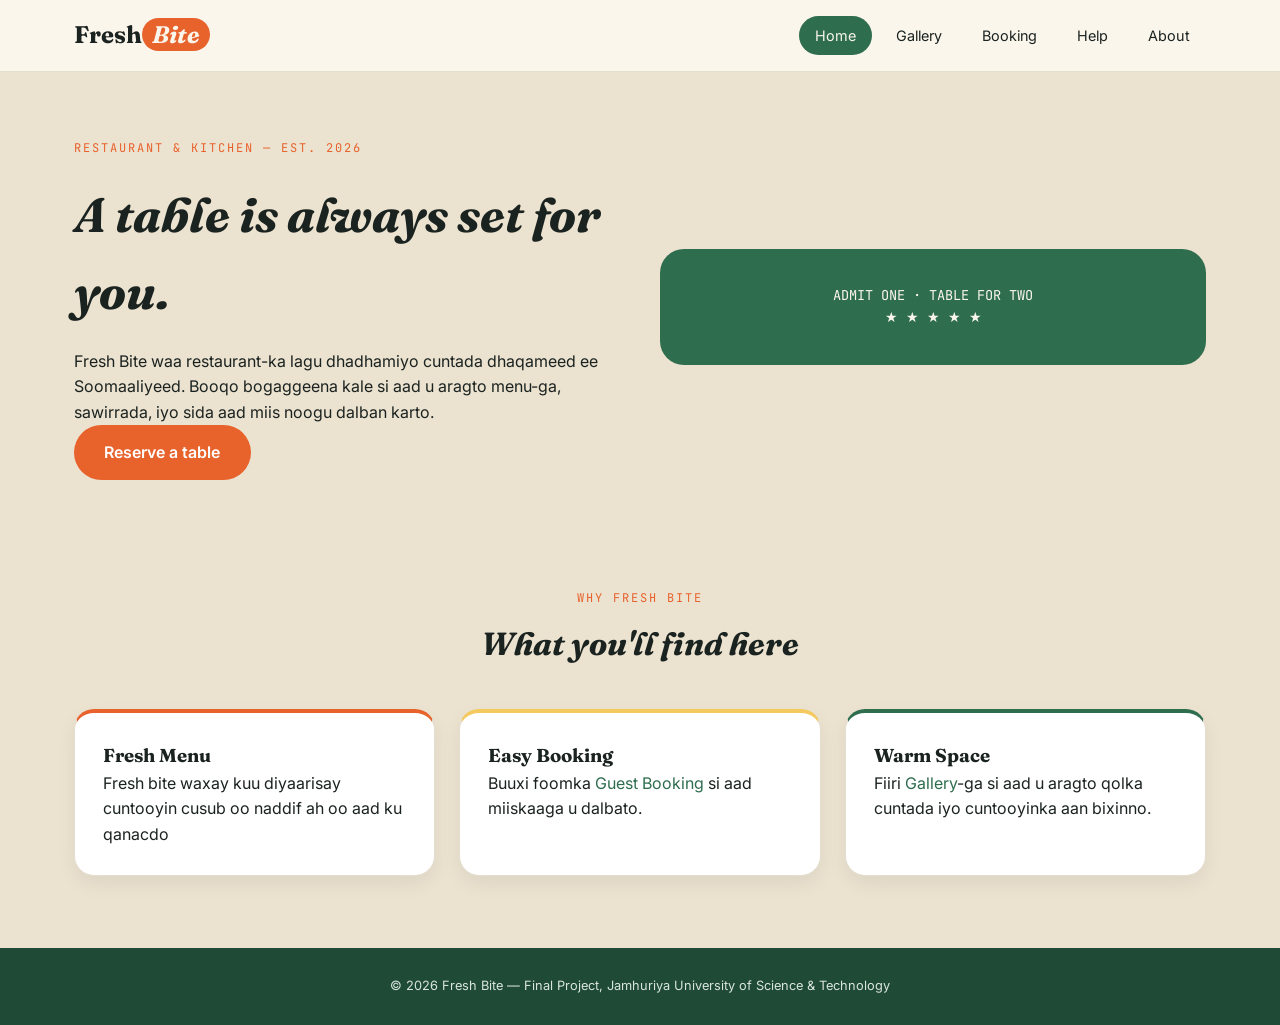
<file: index.html>
<!DOCTYPE html>
<html lang="so">
<head>
  <meta charset="UTF-8">
  <meta name="viewport" content="width=device-width, initial-scale=1.0">
  <title>Fresh Bite | Home</title>
  <link rel="stylesheet" href="css/style.css">
  <link href="https://fonts.googleapis.com/css2?family=Fraunces:ital,wght@0,600;0,700;1,600;1,700&family=Inter:wght@400;500;600;700&family=JetBrains+Mono:wght@500&display=swap" rel="stylesheet">
</head>
<body>

  
  <header class="site-header">
    <div class="nav-wrap">
      <a href="index.html" id="brand">Fresh<span>Bite</span></a>
      <nav class="main-nav" aria-label="Main navigation">
        <a href="index.html" class="active">Home</a>
        <a href="gallery.html" >Gallery</a>
        <a href="booking.html">Booking</a>
        <a href="help.html">Help</a>
        <a href="about.html">About</a>
      </nav>
    </div>
  </header>

  <main>
    <!-- HERO -->
    <div class="home-hero">
      <div>
        <p class="eyebrow">Restaurant &amp; Kitchen — Est. 2026</p>
        <h1>A table is always set for you.</h1>
        <p>Fresh Bite waa restaurant-ka lagu dhadhamiyo cuntada dhaqameed ee
          Soomaaliyeed. Booqo bogaggeena kale si aad u aragto menu-ga,
          sawirrada, iyo sida aad miis noogu dalban karto.</p>
        <a href="booking.html" class="btn-primary">Reserve a table</a>
      </div>
      <div class="stub" aria-hidden="true">
        ADMIT ONE · TABLE FOR TWO<br>★ ★ ★ ★ ★
      </div>
    </div>

    <!--  FEATURE CARDS (Flexbox row) -->
    <section class="section">
      <div class="section-head">
        <p class="eyebrow">Why Fresh Bite</p>
        <h2>What you'll find here</h2>
      </div>
      <div class="feature-row">
        <div class="card">
          <h3>Fresh Menu</h3>
          <p>Fresh bite waxay kuu diyaarisay cuntooyin cusub oo naddif ah oo aad ku qanacdo </p>
        </div>
        <div class="card">
          <h3>Easy Booking</h3>
          <p>Buuxi foomka <a href="booking.html">Guest Booking</a>
            si aad miiskaaga u dalbato.</p>
        </div>
        <div class="card">
          <h3>Warm Space</h3>
          <p>Fiiri <a href="gallery.html">Gallery</a>-ga si aad u
            aragto qolka cuntada iyo cuntooyinka aan bixinno.</p>
        </div>
      </div>
    </section>
  </main>

  <!-- FOOTER (shared -->
  <footer class="site-footer">
    <p>&copy; 2026 Fresh Bite — Final Project, Jamhuriya University of Science &amp; Technology</p>
  </footer>

</body>
</html>
</file>
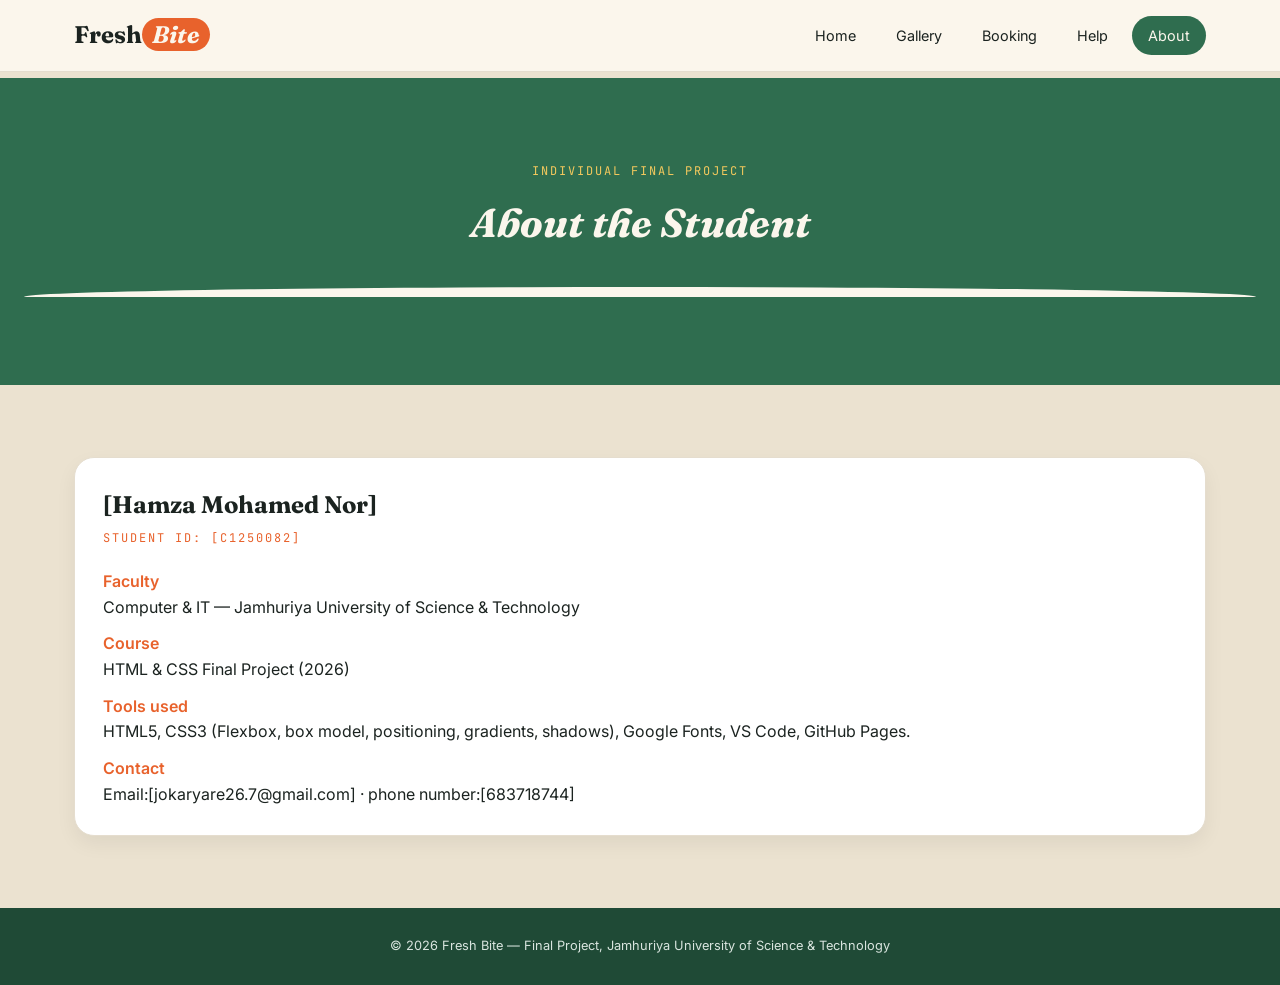
<file: about.html>
<!DOCTYPE html>
<html lang="so">
<head>
  <meta charset="UTF-8">
  <meta name="viewport" content="width=device-width, initial-scale=1.0">
  <title>Fresh Bite | About</title>
  <link rel="stylesheet" href="css/style.css">
  <link href="https://fonts.googleapis.com/css2?family=Fraunces:ital,wght@0,600;0,700;1,600;1,700&family=Inter:wght@400;500;600;700&family=JetBrains+Mono:wght@500&display=swap" rel="stylesheet">
</head>
<body>

  <header class="site-header">
    <div class="nav-wrap">
      <a href="index.html" id="brand">Fresh<span>Bite</span></a>
      <nav class="main-nav" aria-label="Main navigation">
        <a href="index.html">Home</a>
        <a href="gallery.html">Gallery</a>
        <a href="booking.html">Booking</a>
        <a href="help.html">Help</a>
        <a href="about.html" class="active">About</a>
      </nav>
    </div>
  </header>

  <main>
    <div class="page-hero">
      <p class="eyebrow">Individual Final Project</p>
      <h1>About the Student</h1>
      
    <div class="wave"></div></div>

    <section class="section">
      <div class="about-grid card">
        <!-- <img src="images/my-own-image.jpeg" alt="Placeholder student photo — replace with your own picture"> -->

        <div class="details">
          <h2>[Hamza Mohamed Nor]</h2>
          <p class="eyebrow">Student ID: [C1250082]</p>

          <dl>
            <dt>Faculty</dt>
            <dd>Computer &amp; IT — Jamhuriya University of Science &amp; Technology</dd>

            <dt>Course</dt>
            <dd>HTML &amp; CSS Final Project (2026)</dd>

           

            <dt>Tools used</dt>
            <dd>HTML5, CSS3 (Flexbox, box model, positioning, gradients,
              shadows), Google Fonts, VS Code, GitHub Pages.</dd>

            <dt>Contact</dt>
            <dd>Email:[jokaryare26.7@gmail.com] · phone number:[683718744]</dd>
          </dl>
        </div>
      </div>
    </section>

  </main>

  <footer class="site-footer">
    <p>&copy; 2026 Fresh Bite — Final Project, Jamhuriya University of Science &amp; Technology</p>
  </footer>

</body>
</html>
</file>
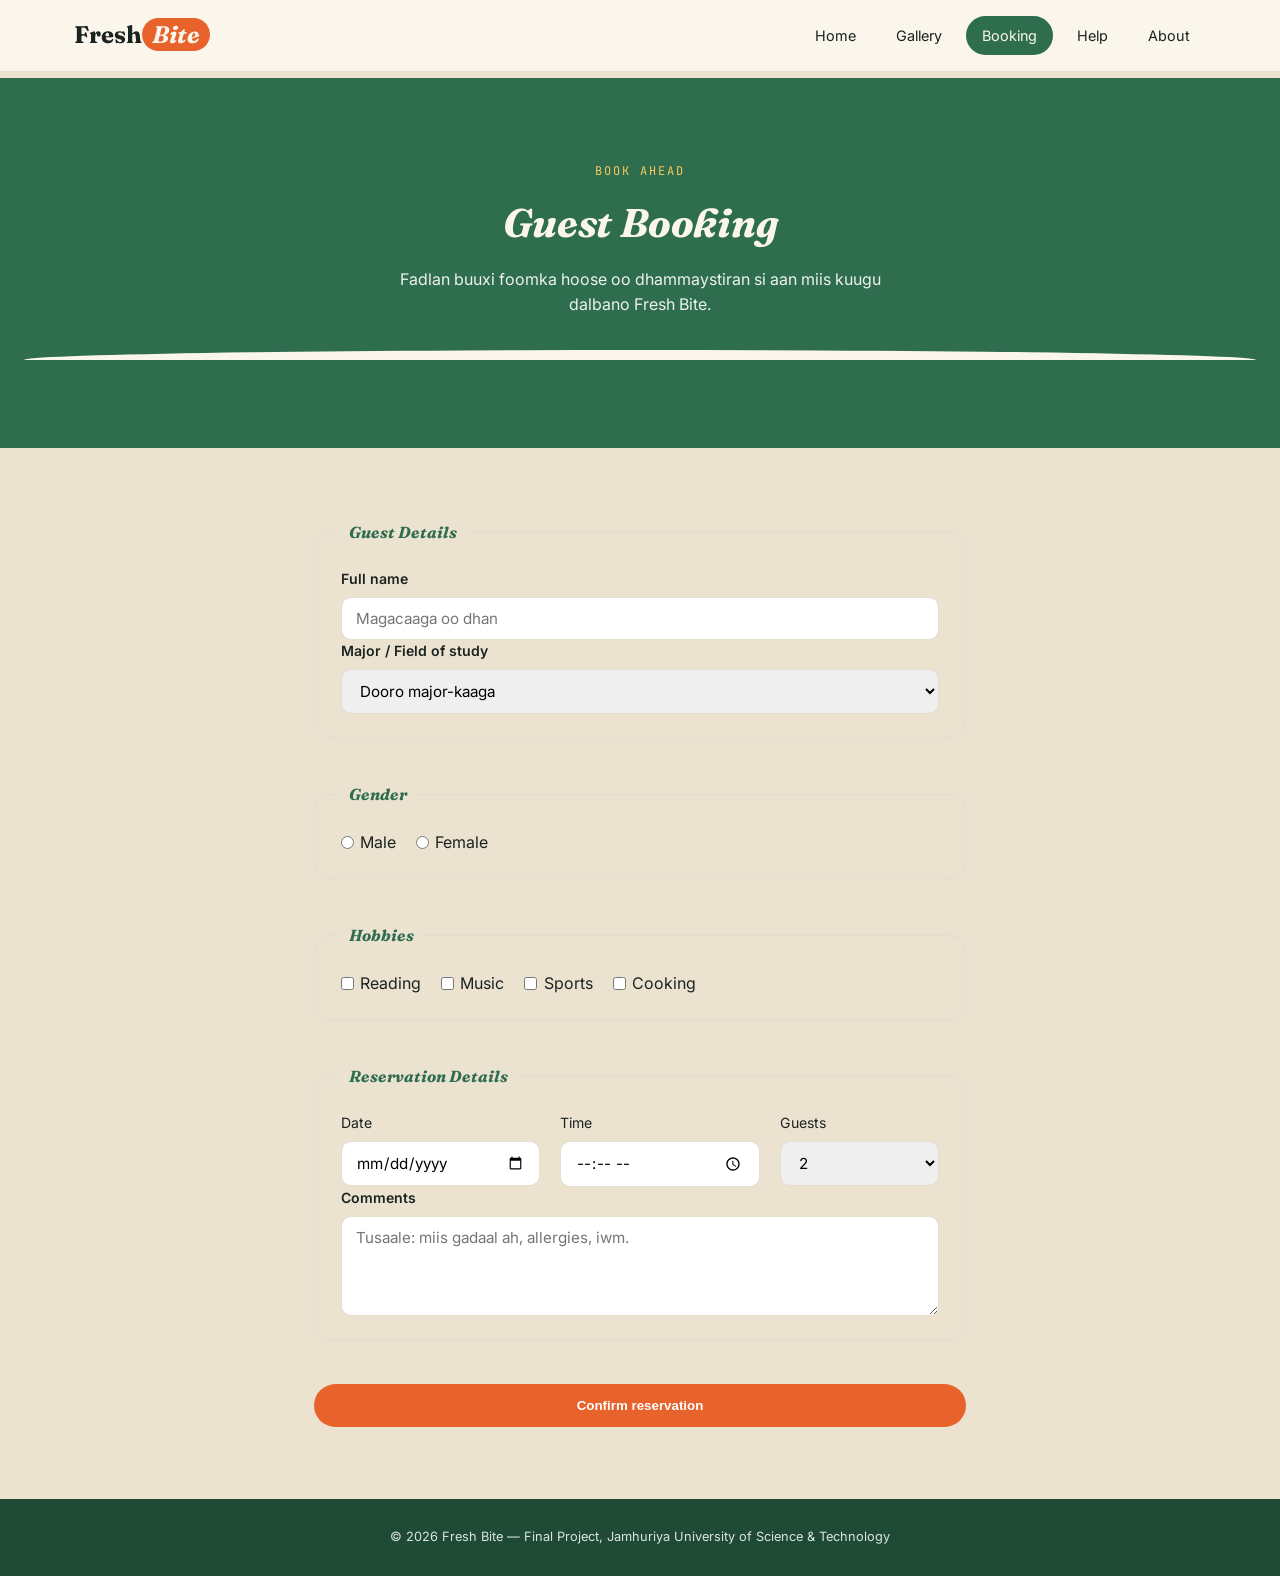
<file: booking.html>
<!DOCTYPE html>
<html lang="so">
<head>
  <meta charset="UTF-8">
  <meta name="viewport" content="width=device-width, initial-scale=1.0">
  <title>Fresh Bite | Guest Booking</title>
  <link rel="stylesheet" href="css/style.css">
  <link href="https://fonts.googleapis.com/css2?family=Fraunces:ital,wght@0,600;0,700;1,600;1,700&family=Inter:wght@400;500;600;700&family=JetBrains+Mono:wght@500&display=swap" rel="stylesheet">
</head>
<body>

  <header class="site-header">
    <div class="nav-wrap">
      <a href="index.html" id="brand">Fresh<span>Bite</span></a>
      <nav class="main-nav" aria-label="Main navigation">
        <a href="index.html">Home</a>
        <a href="gallery.html">Gallery</a>
        <a href="booking.html" class="active">Booking</a>
        <a href="help.html">Help</a>
        <a href="about.html">About</a>
      </nav>
    </div>
  </header>

  <main>
    <div class="page-hero">
      <p class="eyebrow">Book Ahead</p>
      <h1>Guest Booking</h1>
      <p>Fadlan buuxi foomka hoose oo dhammaystiran si aan miis kuugu
        dalbano Fresh Bite.</p>
    <div class="wave"></div></div>

    <section class="section" style="max-width:700px;">
      <form action="#" method="post" novalidate>

        
        <fieldset>
          <legend>Guest Details</legend>

          <div class="field">
            <label for="name">Full name</label>
            <input type="text" id="name" name="name" placeholder="Magacaaga oo dhan" required minlength="3">
          </div>

          <div class="field">
            <label for="major">Major / Field of study</label>
        
            <select id="major" name="major" required>
              <option value="" disabled selected>Dooro major-kaaga</option>
              <option value="cs">Computer Science</option>
              <option value="it">Information Technology</option>
              <option value="business">Business Administration</option>
              <option value="engineering">Engineering</option>
              <option value="other">Other</option>
            </select>
          </div>
        </fieldset>

        
        <fieldset>
          <legend>Gender</legend>
          <div class="choice-row" role="radiogroup" aria-label="Gender">
            <label for="gender-male"><input type="radio" id="gender-male" name="gender" value="male" required> Male</label>
            <label for="gender-female"><input type="radio" id="gender-female" name="gender" value="female"> Female</label>
          </div>
        </fieldset>

        
        <fieldset>
          <legend>Hobbies</legend>
          <div class="choice-row">
            <label for="hobby-reading"><input type="checkbox" id="hobby-reading" name="hobbies" value="reading"> Reading</label>
            <label for="hobby-music"><input type="checkbox" id="hobby-music" name="hobbies" value="music"> Music</label>
            <label for="hobby-sports"><input type="checkbox" id="hobby-sports" name="hobbies" value="sports"> Sports</label>
            <label for="hobby-cooking"><input type="checkbox" id="hobby-cooking" name="hobbies" value="cooking"> Cooking</label>
          </div>
        </fieldset>

        
        <fieldset>
          <legend>Reservation Details</legend>

          <div class="choice-row">
            <div class="field" style="flex:1 1 160px;">
              <label for="date">Date</label>
              <input type="date" id="date" name="date" required>
            </div>
            <div class="field" style="flex:1 1 160px;">
              <label for="time">Time</label>
              <input type="time" id="time" name="time" required>
            </div>
            <div class="field" style="flex:1 1 120px;">
              <label for="guests">Guests</label>
              <select id="guests" name="guests">
                <option>1</option>
                <option selected>2</option>
                <option>3</option>
                <option>4</option>
                <option>5+</option>
              </select>
            </div>
          </div>

          <div class="field">
            <label for="comments">Comments</label>
            <textarea id="comments" name="comments" rows="4" placeholder="Tusaale: miis gadaal ah, allergies, iwm."></textarea>
          </div>
        </fieldset>

        <button type="submit" class="btn-primary">Confirm reservation</button>
        
      </form>
    </section>
  </main>

  <footer class="site-footer">
    <p>&copy; 2026 Fresh Bite — Final Project, Jamhuriya University of Science &amp; Technology</p>
  </footer>

</body>
</html>
</file>
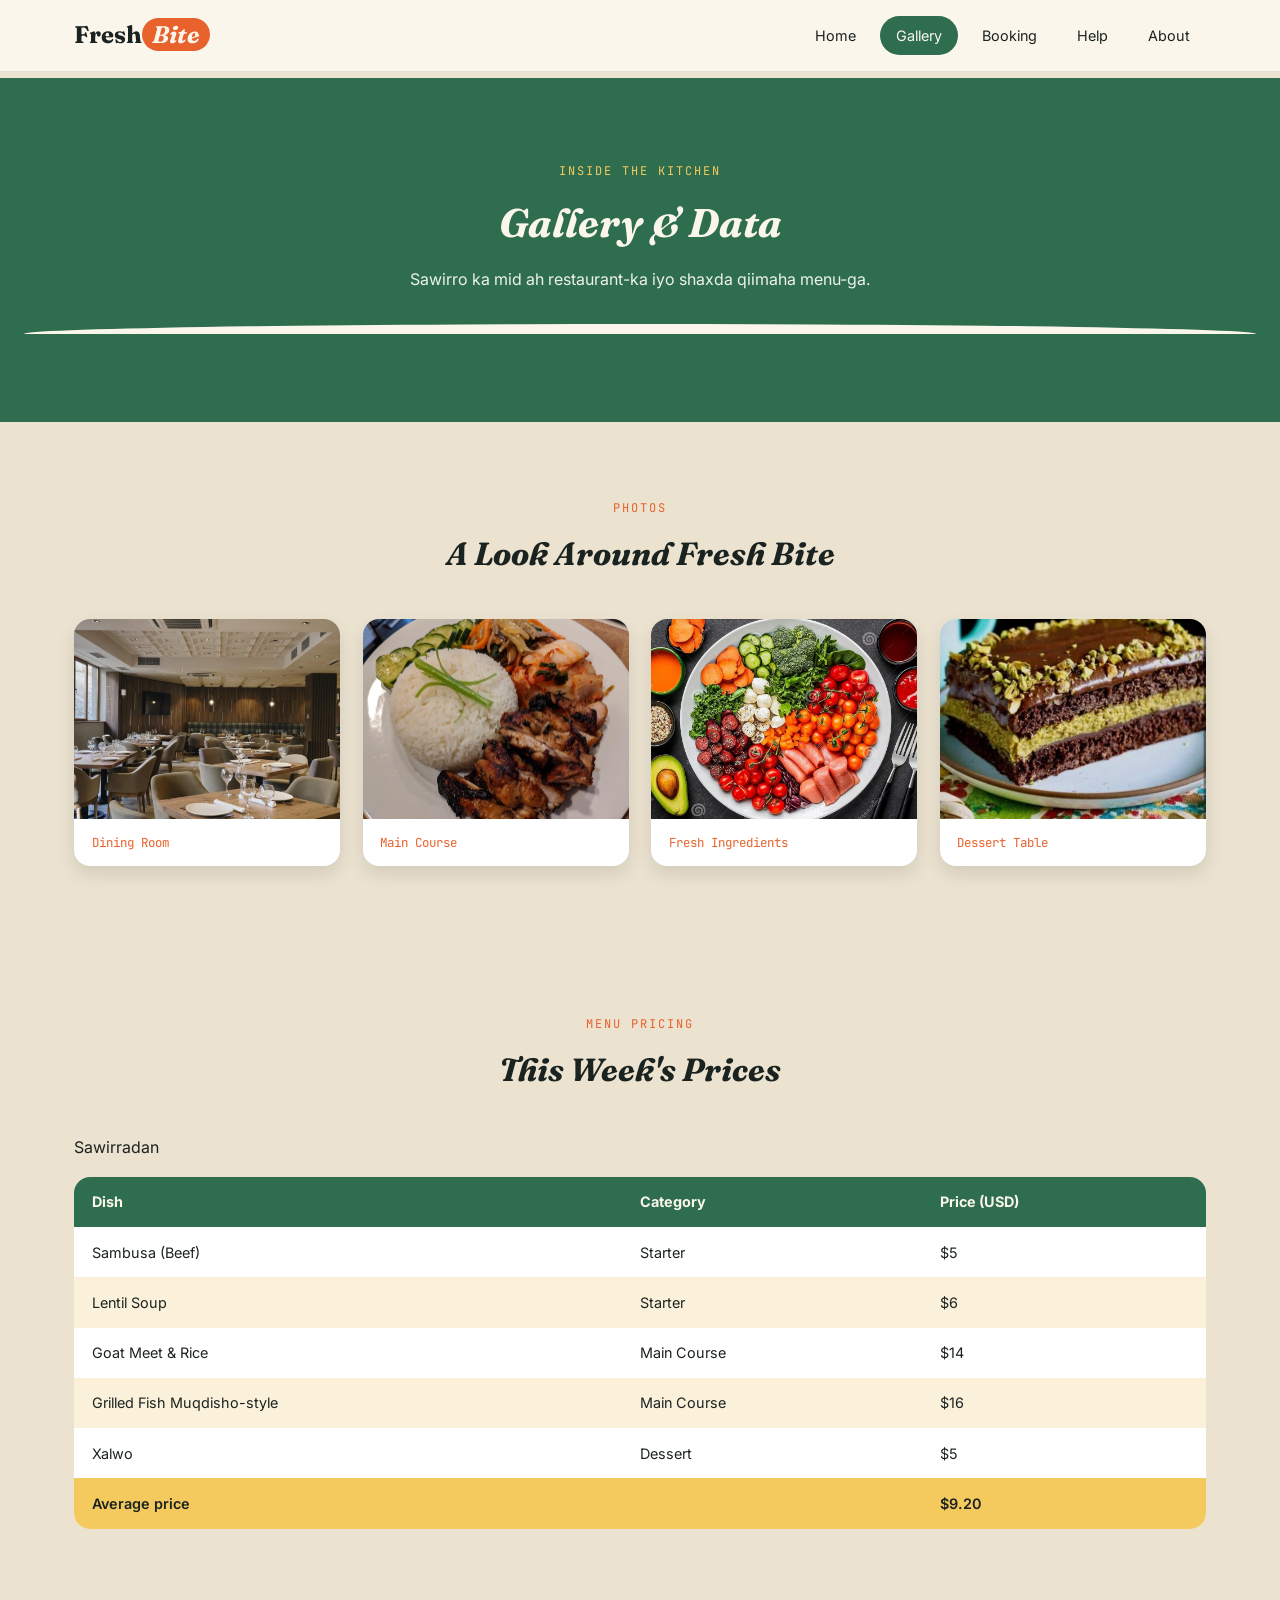
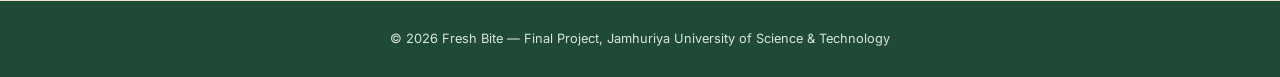
<file: gallery.html>
<!DOCTYPE html>
<html lang="so">
<head>
  <meta charset="UTF-8">
  <meta name="viewport" content="width=device-width, initial-scale=1.0">
  <title>Fresh Bite | Gallery &amp; Data</title>
  <link rel="stylesheet" href="css/style.css">
  <link href="https://fonts.googleapis.com/css2?family=Fraunces:ital,wght@0,600;0,700;1,600;1,700&family=Inter:wght@400;500;600;700&family=JetBrains+Mono:wght@500&display=swap" rel="stylesheet">
</head>
<body>

  <header class="site-header">
    <div class="nav-wrap">
      <a href="index.html" id="brand">Fresh<span>Bite</span></a>
      <nav class="main-nav" aria-label="Main navigation">
        <a href="index.html">Home</a>
        <a href="gallery.html" class="active">Gallery</a>
        <a href="booking.html">Booking</a>
        <a href="help.html">Help</a>
        <a href="about.html">About</a>
      </nav>
    </div>
  </header>

  <main>
    <div class="page-hero">
      <p class="eyebrow">Inside the Kitchen</p>
      <h1>Gallery &amp; Data</h1>
      <p>Sawirro ka mid ah restaurant-ka iyo shaxda qiimaha menu-ga.</p>
    <div class="wave"></div></div>

    <section class="section" aria-labelledby="gallery-heading">
      <div class="section-head">
        <p class="eyebrow">Photos</p>
        <h2 id="gallery-heading">A Look Around Fresh Bite</h2>
      </div>
      <div class="gallery-grid">
        <figure>
          <img src="images/dining-room.jpeg" alt="The main dining room at Fresh Bite with warm lighting">
          <figcaption>Dining Room</figcaption>
        </figure>
        <figure>
          <img src="images/main-course.jpeg" alt="Grilled main course plate served with rice and salad">
          <figcaption>Main Course</figcaption>
        </figure>
        <figure>
          <img src="images/fresh-ingredients.jpeg" alt="Fresh vegetables and spices used in the kitchen">
          <figcaption>Fresh Ingredients</figcaption>
        </figure>
        <figure>
          <img src="images/dessert.jpeg" alt="Dessert table with traditional Somali sweets">
          <figcaption>Dessert Table</figcaption>
        </figure>
      </div> 
      
    </section>

    
    <section class="section" aria-labelledby="menu-table-heading">
      <div class="section-head">
        <p class="eyebrow">Menu Pricing</p>
        <h2 id="menu-table-heading">This Week's Prices</h2>
      </div>
      <table>
        <thead>
          <tr>
            <th scope="col">Dish</th>
            <th scope="col">Category</th>
            <th scope="col">Price (USD)</th>
          </tr>
        </thead>
        <tbody>
          <tr>
            <td>Sambusa (Beef)</td>
            <td>Starter</td>
            <td>$5</td>
          </tr>
          <tr>
            <td>Lentil Soup</td>
            <td>Starter</td>
            <td>$6</td>
          </tr>Sawirradan
          <tr>
            <td>Goat Meet &amp; Rice</td>
            <td>Main Course</td>
            <td>$14</td>
          </tr>
          <tr>
            <td>Grilled Fish Muqdisho-style</td>
            <td>Main Course</td>
            <td>$16</td>
          </tr>
          <tr>
            <td>Xalwo</td>
            <td>Dessert</td>
            <td>$5</td>
          </tr>
        </tbody>
        <tfoot>
          <tr>
            <td colspan="2">Average price</td>
            <td>$9.20</td>
          </tr>
        </tfoot>
      </table>
    </section>

    
  </main>

  <footer class="site-footer">
    <p>&copy; 2026 Fresh Bite — Final Project, Jamhuriya University of Science &amp; Technology</p>
  </footer>

</body>
</html>
</file>
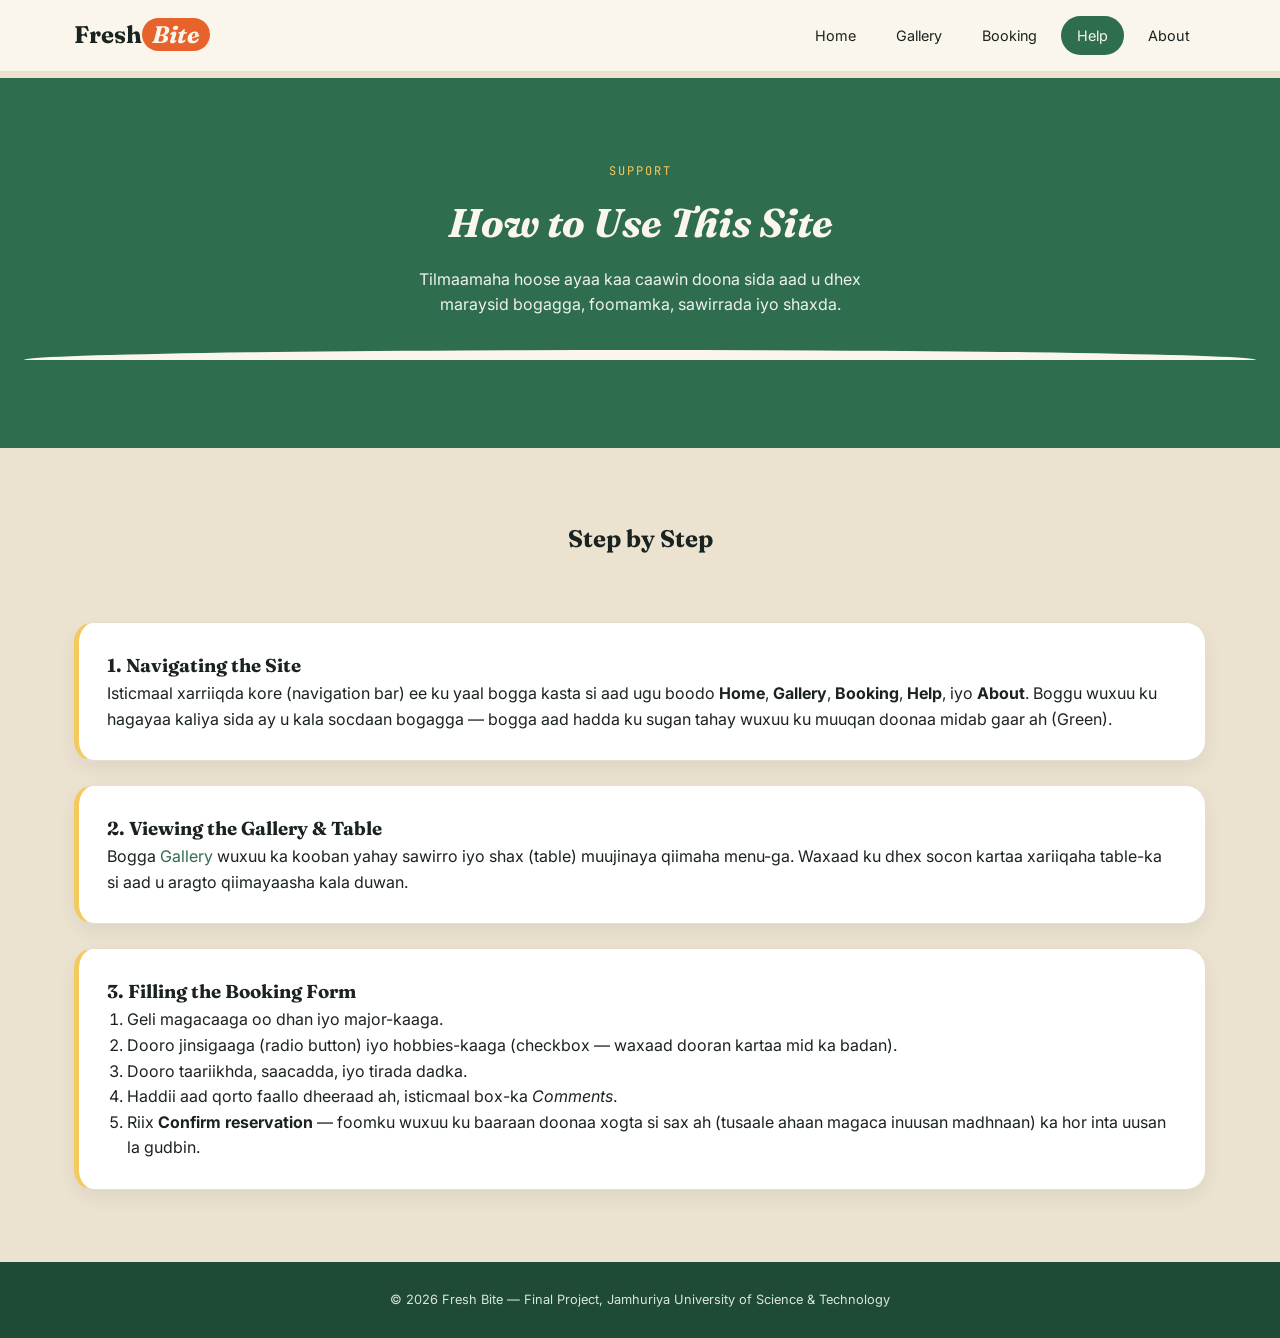
<file: help.html>
<!DOCTYPE html>
<html lang="so">
<head>
  <meta charset="UTF-8">
  <meta name="viewport" content="width=device-width, initial-scale=1.0">
  <title>Fresh Bite | Help</title>
  <link rel="stylesheet" href="css/style.css">
  <link href="https://fonts.googleapis.com/css2?family=Fraunces:ital,wght@0,600;0,700;1,600;1,700&family=Inter:wght@400;500;600;700&family=JetBrains+Mono:wght@500&display=swap" rel="stylesheet">
</head>
<body>

  <header class="site-header">
    <div class="nav-wrap">
      <a href="index.html" id="brand">Fresh<span>Bite</span></a>
      <nav class="main-nav" aria-label="Main navigation">
        <a href="index.html">Home</a>
        <a href="gallery.html">Gallery</a>
        <a href="booking.html">Booking</a>
        <a href="help.html" class="active">Help</a>
        <a href="about.html">About</a>
      </nav>
    </div>
  </header>

  <main>
    <div class="page-hero">
      <p class="eyebrow">Support</p>
      <h1>How to Use This Site</h1>
      <p>Tilmaamaha hoose ayaa kaa caawin doona sida aad u dhex maraysid
        bogagga, foomamka, sawirrada iyo shaxda.</p>
    <div class="wave"></div></div>

    <section class="section help-steps" aria-labelledby="help-heading">
      <h2 id="help-heading" class="section-head">Step by Step</h2>

      <div class="card">
        <h3>1. Navigating the Site</h3>
        <p>Isticmaal xarriiqda kore (navigation bar) ee ku yaal
          bogga kasta si aad ugu boodo <strong>Home</strong>,
          <strong>Gallery</strong>, <strong>Booking</strong>,
          <strong>Help</strong>, iyo <strong>About</strong>. Boggu
          wuxuu ku hagayaa kaliya sida ay u kala socdaan bogagga —
          bogga aad hadda ku sugan tahay wuxuu ku muuqan doonaa
          midab gaar ah (Green).</p>
      </div>

      <div class="card">
        <h3>2. Viewing the Gallery &amp; Table</h3>
        <p>Bogga <a href="gallery.html">Gallery</a> wuxuu ka kooban
          yahay sawirro iyo shax (table) muujinaya qiimaha
          menu-ga. Waxaad ku dhex socon kartaa xariiqaha table-ka
          si aad u aragto qiimayaasha kala duwan.</p>
      </div>

      <div class="card">
        <h3>3. Filling the Booking Form</h3>
        <ol style="margin-left:1.25rem;">
          <li>Geli magacaaga oo dhan iyo major-kaaga.</li>
          <li>Dooro jinsigaaga (radio button) iyo hobbies-kaaga
            (checkbox — waxaad dooran kartaa mid ka badan).</li>
          <li>Dooro taariikhda, saacadda, iyo tirada dadka.</li>
          <li>Haddii aad qorto faallo dheeraad ah, isticmaal
            box-ka <em>Comments</em>.</li>
          <li>Riix <strong>Confirm reservation</strong> — foomku
            wuxuu ku baaraan doonaa xogta si sax ah (tusaale ahaan
            magaca inuusan madhnaan) ka hor inta uusan la gudbin.</li>
        </ol>
      </div>

     
    </section>
  </main>

  <footer class="site-footer">
    <p>&copy; 2026 Fresh Bite — Final Project, Jamhuriya University of Science &amp; Technology</p>
  </footer>

</body>
</html>
</file>
<file: css/style.css>
/* =========================================================
   FRESH BITE — style.css 
   ========================================================= */


* {
  box-sizing: border-box;
  margin: 0;
  padding: 0;
}

html {
  scroll-behavior: smooth; /* marka la taabto nav link, si nadiif ah ayuu u dhaqaaqaa */
}

body {
  font-family: 'Inter', sans-serif;
  color: #1B2320;         
  background: #ebe2d0;    
  line-height: 1.6;
}

h1, h2, h3 {
  font-family: 'Fraunces', serif;
}

a {
  color: #2F6D4F;   
  text-decoration: none;
}
a:hover {
  color: #E8622C;   
}

.eyebrow {
  font-family: 'JetBrains Mono', monospace;
  font-size: 0.75rem;
  letter-spacing: 2px;
  text-transform: uppercase;
  color: #E8622C;
  display: inline-block;
  margin-bottom: 0.6rem;
}


/* =========================================================
   2. HEADER / NAVIGATION
   ========================================================= */
.site-header {
  position: fixed;      
  top: 0;
  left: 0;
  right: 0;
  background: #FBF6EC;
  border-bottom: 1px solid #e5ddce;
  z-index: 50;
}

.nav-wrap {
  max-width: 1180px;
  margin: 0 auto;
  padding: 1rem 1.5rem;
  display: flex;                 
  justify-content: space-between;
  align-items: center;
  flex-wrap: wrap;
}

#brand {
  font-family: 'Fraunces', serif;
  font-size: 1.5rem;
  font-weight: 700;
  color: #1B2320;
}
#brand span {
  background: #E8622C;
  color: #FBF6EC;
  padding: 2px 10px;
  border-radius: 999px;
  font-style: italic;
}

.main-nav {
  display: flex;         
  gap: 0.5rem;
  flex-wrap: wrap;
}

.main-nav a {
  color: #1B2320;
  padding: 0.5rem 1rem;
  border-radius: 999px;
  font-size: 0.9rem;
}
.main-nav a:hover {
  background: #eaf1ec;
}
.main-nav a.active {
  background: #2F6D4F;
  color: #FBF6EC;
}

main {
  padding-top: 78px;
}


/* =========================================================
   3. PAGE HERO (banner-ka cagaaran ee bogagga kale)
   ========================================================= */
.page-hero {
  background: #2F6D4F;
  color: #FBF6EC;
  text-align: center;
  padding: 4.5rem 1.5rem 5.5rem;
}
.page-hero h1 {
  font-size: 2.5rem;
  font-style: italic;
  margin-top: 0.5rem;
}
.page-hero p {
  max-width: 500px;
  margin: 0.75rem auto 0;
  color: #eef2ee;
}
.page-hero .eyebrow {
  color: #F4C95D;
}

/* xariiq kala goynaysa banner-ka iyo bogga hoose */
.wave {
  height: 10px;
  background: #FBF6EC;
  border-radius: 50% 50% 0 0 / 100% 100% 0 0;
  margin-top: 2rem;
}


/* =========================================================
   4. QAYBO GUUD (section / card) — dhammaan bogagga
   ========================================================= */
.section {
  max-width: 1180px;
  margin: 0 auto;
  padding: 4.5rem 1.5rem;
}
.section-head {
  text-align: center;
  margin-bottom: 2.5rem;
}
.section-head h2 {
  font-size: 2rem;
  font-style: italic;
}

.card {
  background: #ffffff;
  border: 1px solid #e5ddce;
  border-radius: 20px;
  box-shadow: 0 8px 20px rgba(0,0,0,0.06);
  padding: 1.75rem;
}

.btn-primary {
  display: inline-block;
  background: #E8622C;
  color: #ffffff;
  font-weight: 600;
  padding: 0.9rem 1.9rem;
  border-radius: 999px;
  border: none;
  cursor: pointer;
}
.btn-primary:hover {
  background: #d1551f;
}


/* =========================================================
   5. HOME PAGE (index.html)
   ========================================================= */
.home-hero {
  display: flex;              /* Flexbox: qoraalka + stub-ka isku dhinac */
  flex-wrap: wrap;
  align-items: center;
  gap: 2.5rem;
  max-width: 1180px;
  margin: 0 auto;
  padding: 3.5rem 1.5rem 2rem;
}
.home-hero > div {
  flex: 1 1 320px;
}
.home-hero h1 {
  font-size: 3rem;
  font-style: italic;
  margin: 0.6rem 0 1.1rem;
}

.stub {
  background: #2F6D4F;
  color: #FBF6EC;
  font-family: 'JetBrains Mono', monospace;
  font-size: 0.85rem;
  text-align: center;
  padding: 2.25rem;
  border-radius: 24px;
}

.feature-row {
  display: flex;               /* Flexbox: saddexda card isku safka */
  flex-wrap: wrap;
  gap: 1.5rem;
  justify-content: center;
}
.feature-row .card {
  flex: 1 1 260px;
}
/* :nth-child = midab kala duwan card-ka 1aad, 2aad, 3aad */
.feature-row .card:nth-child(1) { border-top: 4px solid #E8622C; }
.feature-row .card:nth-child(2) { border-top: 4px solid #F4C95D; }
.feature-row .card:nth-child(3) { border-top: 4px solid #2F6D4F; }


/* =========================================================
   6. GALLERY PAGE (gallery.html)
   ========================================================= */
.gallery-grid {
  display: flex;
  flex-wrap: wrap;
  gap: 1.4rem;
}
.gallery-grid figure {
  flex: 1 1 260px;
  background: #ffffff;
  border-radius: 16px;
  overflow: hidden;
  /* sawirka la ekanayo box ka  */
  box-shadow: 0 8px 18px rgba(0,0,0,0.1);
}
.gallery-grid img {
  width: 100%;
  height: 200px;
  object-fit: cover;
  display: block;
}
.gallery-grid figcaption {
  padding: 0.85rem 1.1rem;
  font-family: 'JetBrains Mono', monospace;
  font-size: 0.78rem;
  color: #E8622C;
}

table {
  width: 100%;
  border-collapse: collapse;
  margin-top: 1rem;
  background: #ffffff;
  border-radius: 16px;
  overflow: hidden;
}
thead { 
  /* jadwalka qeybta geeska l:dish */
  background: #2F6D4F;
  color: #FBF6EC;
}
th, td {
  padding: 0.85rem 1.1rem;
  text-align: left;
  font-size: 0.9rem;
}
/* xariiq kasta oo labaad midab yar ayuu leeyahay */
tbody tr:nth-child(even) {
  background: #fbf1da;
}
tbody tr:hover {
  background: #fbe6db;
}
tfoot {
  background: #F4C95D;
  color: #1B2320;
  font-weight: 600;
}




/* =========================================================
   7. BOOKING FORM (booking.html)
   ========================================================= */
fieldset {
  border: 1px solid #e5ddce;
  border-radius: 16px;
  padding: 1.4rem 1.6rem;
  margin-bottom: 1.5rem;
}
legend {
  font-family: 'Fraunces', serif;
  font-style: italic;
  font-weight: 700;
  color: #2F6D4F;
  padding: 0 0.5rem;
}

form {
  display: flex;
  flex-direction: column;
  gap: 1.25rem;
}

.field {
  display: flex;
  flex-direction: column;
  gap: 0.4rem;
}
.field label {
  font-weight: 600;
  font-size: 0.88rem;
}
.field input,
.field select,
.field textarea {
  padding: 0.7rem 0.9rem;
  border: 1px solid #e5ddce;
  border-radius: 10px;
  font-family: 'Inter', sans-serif;
  font-size: 0.95rem;
}
.field input:focus,
.field select:focus,
.field textarea:focus {
  outline: 2px solid #E8622C;
}

.choice-row {
  display: flex;
  flex-wrap: wrap;
  gap: 1.25rem;
}
.choice-row label {
  display: flex;
  align-items: center;
  gap: 0.4rem;
  font-weight: 400;
}

.form-note {
  font-size: 0.8rem;
  color: #5c6b62;
}


/* =========================================================
   8. ABOUT & HELP PAGE (about.html / help.html)
   ========================================================= */
.about-grid {
  display: flex;
  flex-wrap: wrap;
  gap: 2rem;
  align-items: flex-start;
}
.about-grid img {
  width: 220px;
  height: 220px;
  object-fit: cover;
  border-radius: 20px;
  box-shadow: 0 8px 20px rgba(0,0,0,0.15);
}
.about-grid .details {
  flex: 1 1 320px;
}
.about-grid dt {
  font-weight: 600;
  color: #E8622C;
  margin-top: 0.7rem;
}

.help-steps {
  display: flex;
  flex-direction: column;
  gap: 1.5rem;
}
.help-steps .card {
  border-left: 5px solid #F4C95D;
}


/* =========================================================
   9. FOOTER
   ========================================================= */
.site-footer {
  background: #1F4A36;
  color: #d9e5df;
  text-align: center;
  padding: 1.75rem;
  font-size: 0.8rem;
}


/* =========================================================
   10. RESPONSIVE — marka shaashadu yar tahay (mobile)
   ========================================================= */
@media (max-width: 780px) {
  .about-grid {
    flex-direction: column;
  }
  main {
    padding-top: 110px;
  }
}
</file>
